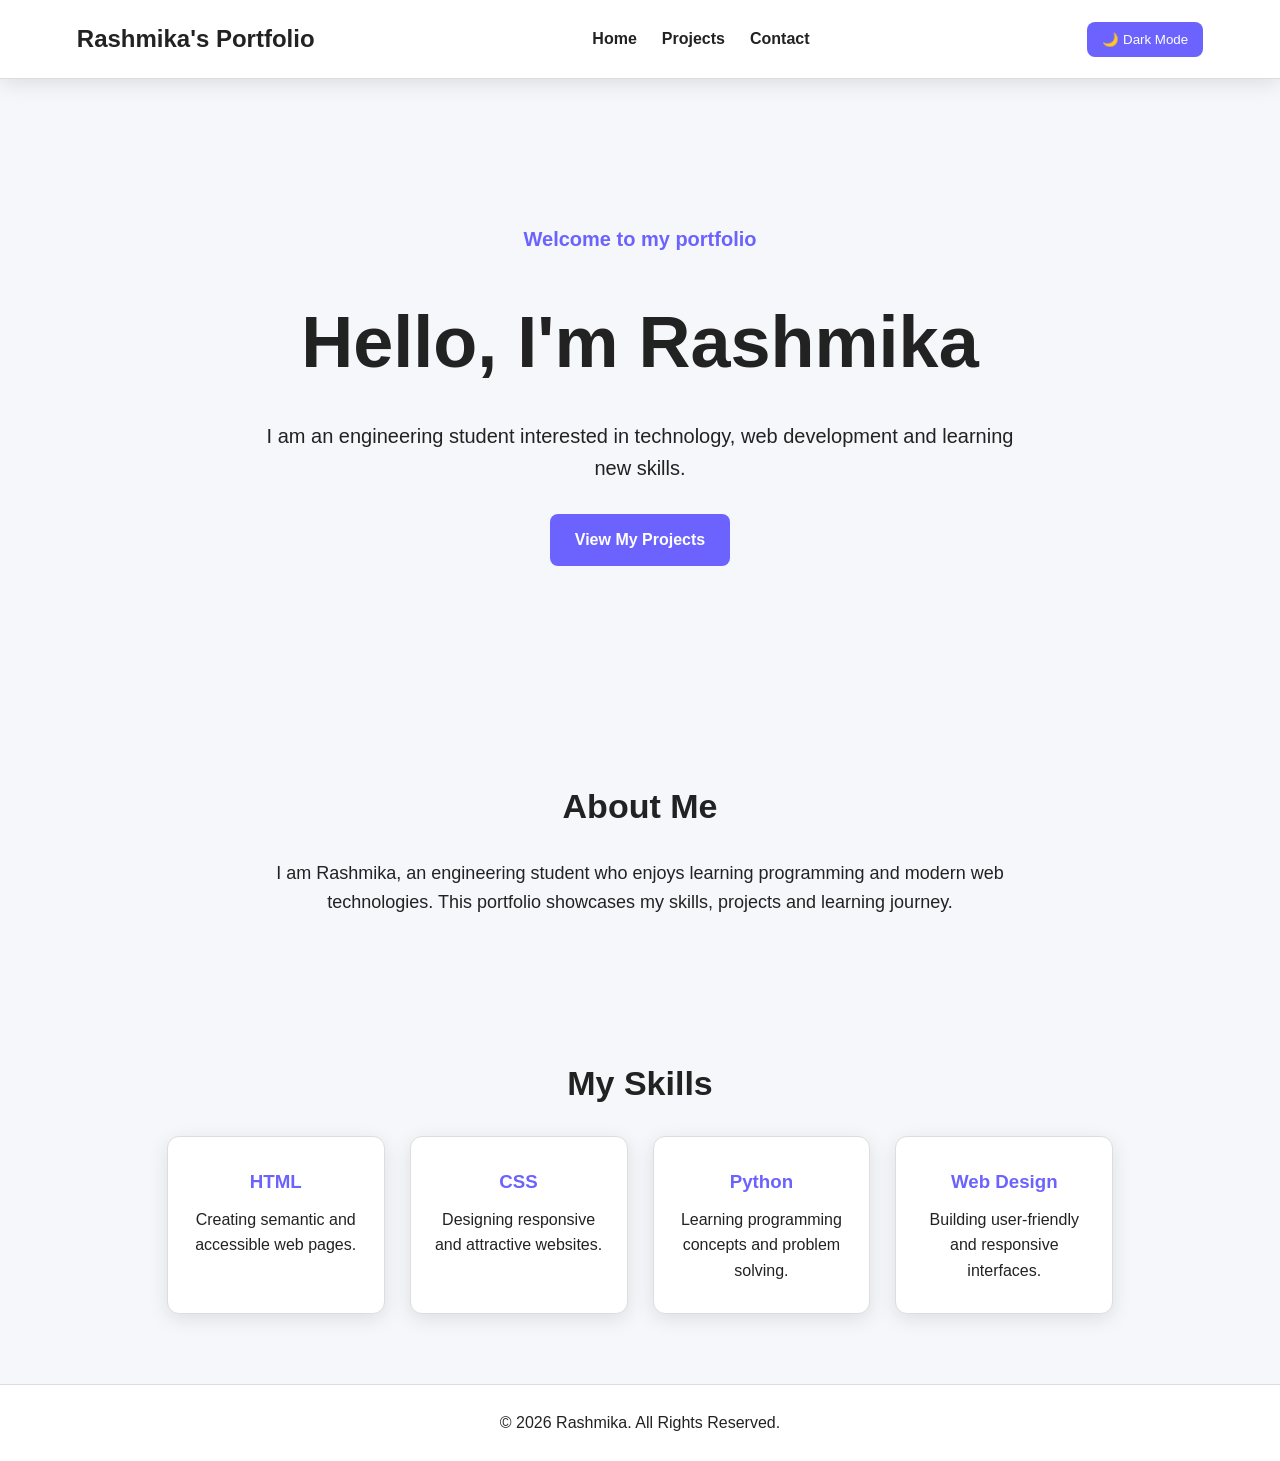
<file: index.html>
<!DOCTYPE html>
<html lang="en">

<head>
    <meta charset="UTF-8">
    <meta name="viewport" content="width=device-width, initial-scale=1.0">

    <title>My Portfolio | Home</title>

    <meta name="description"
        content="Personal portfolio website showcasing Rashmika's skills, projects and contact information.">

    <meta name="author" content="Rashmika">

    <link rel="stylesheet" href="style.css">
</head>

<body>

    <header class="navbar">

        <h1>Rashmika's Portfolio</h1>

        <nav aria-label="Main navigation">
            <ul>
                <li><a href="index.html" aria-current="page">Home</a></li>
                <li><a href="projects.html">Projects</a></li>
                <li><a href="contact.html">Contact</a></li>
            </ul>
        </nav>

        <button id="themeToggle" type="button">🌙 Dark Mode</button>

    </header>

    <main>

        <section class="hero">
            <div class="hero-content">
                <p class="tagline">Welcome to my portfolio</p>

                <h2>Hello, I'm Rashmika</h2>

                <p>
                    I am an engineering student interested in technology,
                    web development and learning new skills.
                </p>

                <a class="button" href="projects.html">View My Projects</a>
            </div>
        </section>

        <section class="about section">
            <h2>About Me</h2>

            <p>
                I am Rashmika, an engineering student who enjoys learning
                programming and modern web technologies. This portfolio
                showcases my skills, projects and learning journey.
            </p>
        </section>

        <section class="skills section">
            <h2>My Skills</h2>

            <div class="skills-grid">
                <article class="skill-card">
                    <h3>HTML</h3>
                    <p>Creating semantic and accessible web pages.</p>
                </article>

                <article class="skill-card">
                    <h3>CSS</h3>
                    <p>Designing responsive and attractive websites.</p>
                </article>

                <article class="skill-card">
                    <h3>Python</h3>
                    <p>Learning programming concepts and problem solving.</p>
                </article>

                <article class="skill-card">
                    <h3>Web Design</h3>
                    <p>Building user-friendly and responsive interfaces.</p>
                </article>
            </div>
        </section>

    </main>

    <footer>
        <p>&copy; 2026 Rashmika. All Rights Reserved.</p>
    </footer>

    <script src="script.js"></script>

</body>

</html>
</file>
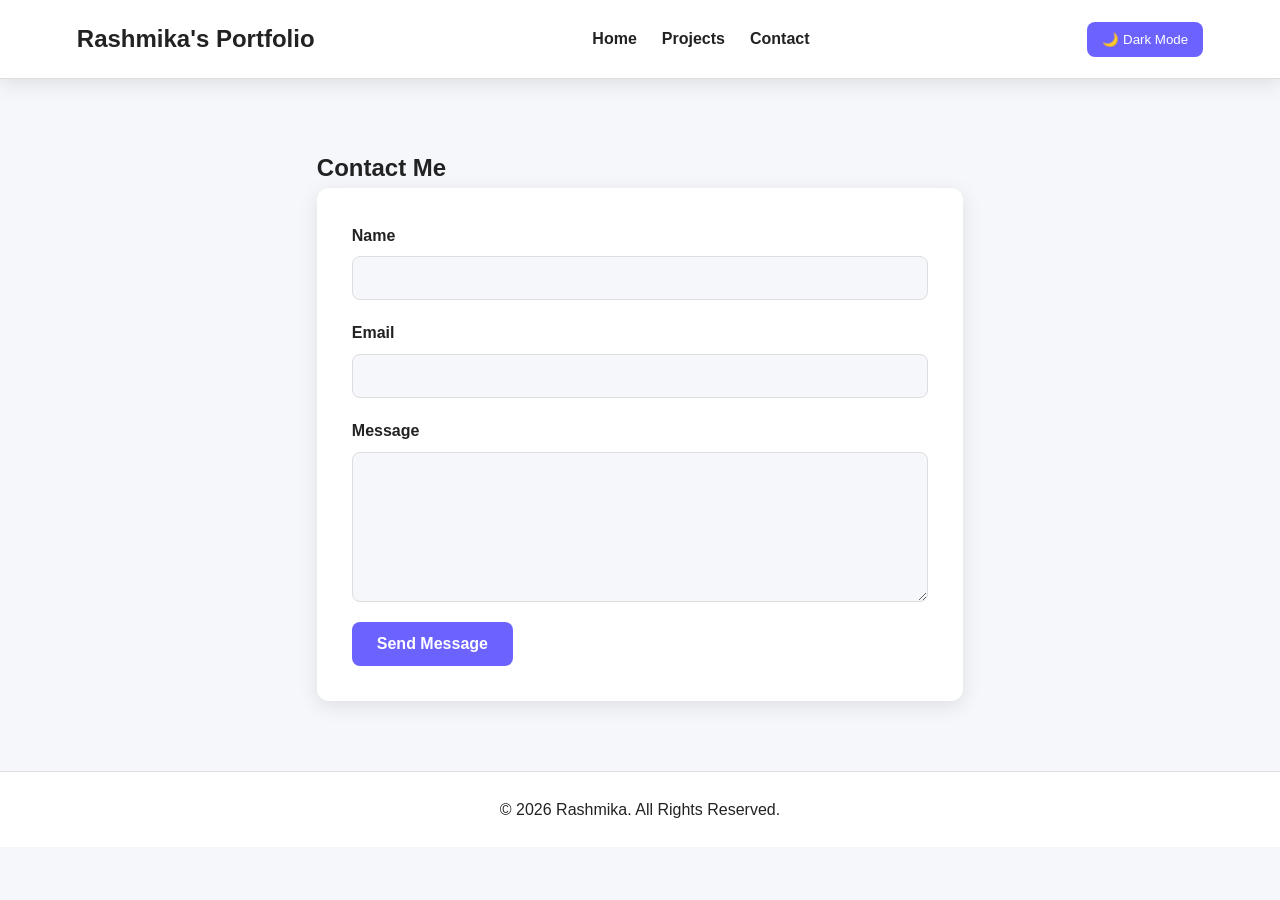
<file: contact.html>
<!DOCTYPE html>
<html lang="en">

<head>
    <meta charset="UTF-8">
    <meta name="viewport" content="width=device-width, initial-scale=1.0">

    <title>My Portfolio | Contact</title>

    <meta name="description"
        content="Contact Rashmika through the portfolio contact form.">

    <meta name="author" content="Rashmika">

    <link rel="stylesheet" href="style.css">
</head>

<body>

    <header class="navbar">

        <h1>Rashmika's Portfolio</h1>

        <nav aria-label="Main navigation">
            <ul>
                <li><a href="index.html">Home</a></li>
                <li><a href="projects.html">Projects</a></li>
                <li><a href="contact.html" aria-current="page">Contact</a></li>
            </ul>
        </nav>

        <button id="themeToggle" type="button">🌙 Dark Mode</button>

    </header>

    <main>

        <section class="contact-section">

            <h2>Contact Me</h2>

            <form class="contact-form">

                <div class="form-group">
                    <label for="name">Name</label>
                    <input type="text" id="name" name="name" required>
                </div>

                <div class="form-group">
                    <label for="email">Email</label>
                    <input type="email" id="email" name="email" required>
                </div>

                <div class="form-group">
                    <label for="message">Message</label>
                    <textarea id="message" name="message" required></textarea>
                </div>

                <button class="submit-button" type="submit">
                    Send Message
                </button>

            </form>

        </section>

    </main>

    <footer>
        <p>&copy; 2026 Rashmika. All Rights Reserved.</p>
    </footer>

    <script src="script.js"></script>

</body>

</html>
</file>
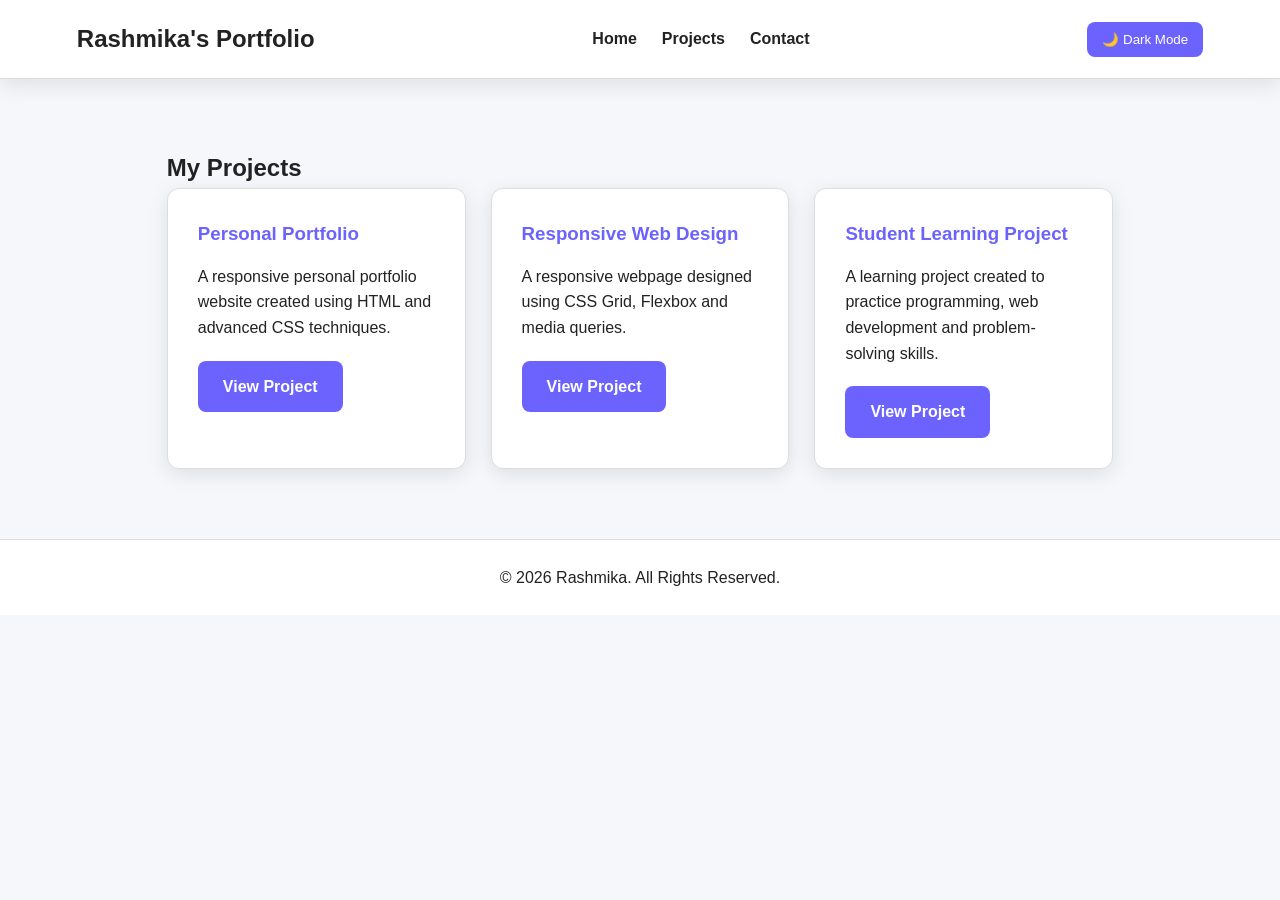
<file: projects.html>
<!DOCTYPE html>
<html lang="en">

<head>
    <meta charset="UTF-8">
    <meta name="viewport" content="width=device-width, initial-scale=1.0">

    <title>My Portfolio | Projects</title>

    <meta name="description"
        content="Projects created by Rashmika.">

    <meta name="author" content="Rashmika">

    <link rel="stylesheet" href="style.css">
</head>

<body>

    <header class="navbar">

        <h1>Rashmika's Portfolio</h1>

        <nav aria-label="Main navigation">
            <ul>
                <li><a href="index.html">Home</a></li>
                <li><a href="projects.html" aria-current="page">Projects</a></li>
                <li><a href="contact.html">Contact</a></li>
            </ul>
        </nav>

        <button id="themeToggle" type="button">🌙 Dark Mode</button>

    </header>

    <main>

        <section class="projects-section">

            <h2>My Projects</h2>

            <div class="projects-grid">

                <article class="project-card">
                    <h3>Personal Portfolio</h3>

                    <p>
                        A responsive personal portfolio website created
                        using HTML and advanced CSS techniques.
                    </p>

                    <a class="button" href="index.html">View Project</a>
                </article>

                <article class="project-card">
                    <h3>Responsive Web Design</h3>

                    <p>
                        A responsive webpage designed using CSS Grid,
                        Flexbox and media queries.
                    </p>

                    <a class="button" href="index.html">View Project</a>
                </article>

                <article class="project-card">
                    <h3>Student Learning Project</h3>

                    <p>
                        A learning project created to practice programming,
                        web development and problem-solving skills.
                    </p>

                    <a class="button" href="index.html">View Project</a>
                </article>

            </div>

        </section>

    </main>

    <footer>
        <p>&copy; 2026 Rashmika. All Rights Reserved.</p>
    </footer>

    <script src="script.js"></script>

</body>

</html>
</file>
<file: style.css>
:root {
    --background: #f5f7fb;
    --surface: #ffffff;
    --text: #222222;
    --primary: #6c63ff;
    --secondary: #4f46e5;
    --border: #dddddd;
    --shadow: 0 5px 20px rgba(0, 0, 0, 0.1);
}

.dark-mode {
    --background: #121212;
    --surface: #1e1e1e;
    --text: #f5f5f5;
    --primary: #8b85ff;
    --secondary: #6c63ff;
    --border: #444444;
    --shadow: 0 5px 20px rgba(0, 0, 0, 0.4);
}

* {
    margin: 0;
    padding: 0;
    box-sizing: border-box;
}

html {
    scroll-behavior: smooth;
}

body {
    font-family: Arial, sans-serif;
    background: var(--background);
    color: var(--text);
    line-height: 1.6;
    transition: background 0.3s ease, color 0.3s ease;
}

/* Flexbox navigation */

.navbar {
    display: flex;
    justify-content: space-between;
    align-items: center;
    gap: 20px;
    padding: 20px 6%;
    background: var(--surface);
    border-bottom: 1px solid var(--border);
    box-shadow: var(--shadow);
    position: sticky;
    top: 0;
    z-index: 1000;
}

.navbar h1 {
    font-size: 24px;
}

nav ul {
    display: flex;
    list-style: none;
    gap: 25px;
}

nav a {
    color: var(--text);
    text-decoration: none;
    font-weight: bold;
}

nav a:hover {
    color: var(--primary);
}

/* Dark mode button */

#themeToggle {
    border: none;
    background: var(--primary);
    color: white;
    padding: 10px 15px;
    border-radius: 8px;
    cursor: pointer;
}

#themeToggle:hover {
    background: var(--secondary);
}

/* Hero section */

.hero {
    min-height: 70vh;
    display: flex;
    justify-content: center;
    align-items: center;
    text-align: center;
    padding: 60px 6%;
}

.hero-content {
    max-width: 750px;
}

.tagline {
    color: var(--primary);
    font-weight: bold;
    font-size: 18px;
    margin-bottom: 10px;
}

.hero h2 {
    font-size: clamp(40px, 7vw, 72px);
    margin-bottom: 20px;
}

.hero p {
    font-size: 20px;
    margin-bottom: 30px;
}

/* Buttons */

.button {
    display: inline-block;
    background: var(--primary);
    color: white;
    padding: 13px 25px;
    border-radius: 8px;
    text-decoration: none;
    font-weight: bold;
}

.button:hover {
    background: var(--secondary);
}

/* Sections */

.section {
    max-width: 1100px;
    margin: auto;
    padding: 70px 6%;
}

.section h2 {
    text-align: center;
    font-size: 34px;
    margin-bottom: 25px;
}

.about p {
    max-width: 800px;
    margin: auto;
    text-align: center;
    font-size: 18px;
}

/* CSS Grid */

.skills-grid {
    display: grid;
    grid-template-columns: repeat(4, 1fr);
    gap: 25px;
}

.skill-card {
    background: var(--surface);
    padding: 30px 20px;
    border: 1px solid var(--border);
    border-radius: 12px;
    text-align: center;
    box-shadow: var(--shadow);
}

.skill-card h3 {
    color: var(--primary);
    margin-bottom: 10px;
}

/* Projects */

.projects-section {
    max-width: 1100px;
    margin: auto;
    padding: 70px 6%;
}

.projects-grid {
    display: grid;
    grid-template-columns: repeat(3, 1fr);
    gap: 25px;
}

.project-card {
    background: var(--surface);
    padding: 30px;
    border: 1px solid var(--border);
    border-radius: 12px;
    box-shadow: var(--shadow);
}

.project-card h3 {
    color: var(--primary);
    margin-bottom: 15px;
}

.project-card p {
    margin-bottom: 20px;
}

/* Contact */

.contact-section {
    max-width: 800px;
    margin: auto;
    padding: 70px 6%;
}

.contact-form {
    background: var(--surface);
    padding: 35px;
    border-radius: 12px;
    box-shadow: var(--shadow);
}

.form-group {
    display: flex;
    flex-direction: column;
    margin-bottom: 20px;
}

.form-group label {
    margin-bottom: 8px;
    font-weight: bold;
}

.form-group input,
.form-group textarea {
    padding: 12px;
    border: 1px solid var(--border);
    border-radius: 8px;
    background: var(--background);
    color: var(--text);
    font-size: 16px;
}

.form-group textarea {
    min-height: 150px;
    resize: vertical;
}

.submit-button {
    border: none;
    background: var(--primary);
    color: white;
    padding: 13px 25px;
    border-radius: 8px;
    cursor: pointer;
    font-size: 16px;
    font-weight: bold;
}

/* Footer */

footer {
    text-align: center;
    padding: 25px;
    background: var(--surface);
    border-top: 1px solid var(--border);
}

/* Tablet */

@media (max-width: 900px) {

    .skills-grid {
        grid-template-columns: repeat(2, 1fr);
    }

    .projects-grid {
        grid-template-columns: repeat(2, 1fr);
    }

    .navbar {
        flex-wrap: wrap;
        justify-content: center;
    }
}

/* Mobile */

@media (max-width: 600px) {

    .navbar {
        flex-direction: column;
        padding: 15px;
    }

    nav ul {
        flex-direction: column;
        text-align: center;
        gap: 10px;
    }

    .skills-grid,
    .projects-grid {
        grid-template-columns: 1fr;
    }

    .hero {
        min-height: 60vh;
        padding: 40px 5%;
    }

    .hero h2 {
        font-size: 42px;
    }

    .hero p {
        font-size: 17px;
    }

    .section,
    .projects-section,
    .contact-section {
        padding: 50px 5%;
    }
}
</file>
